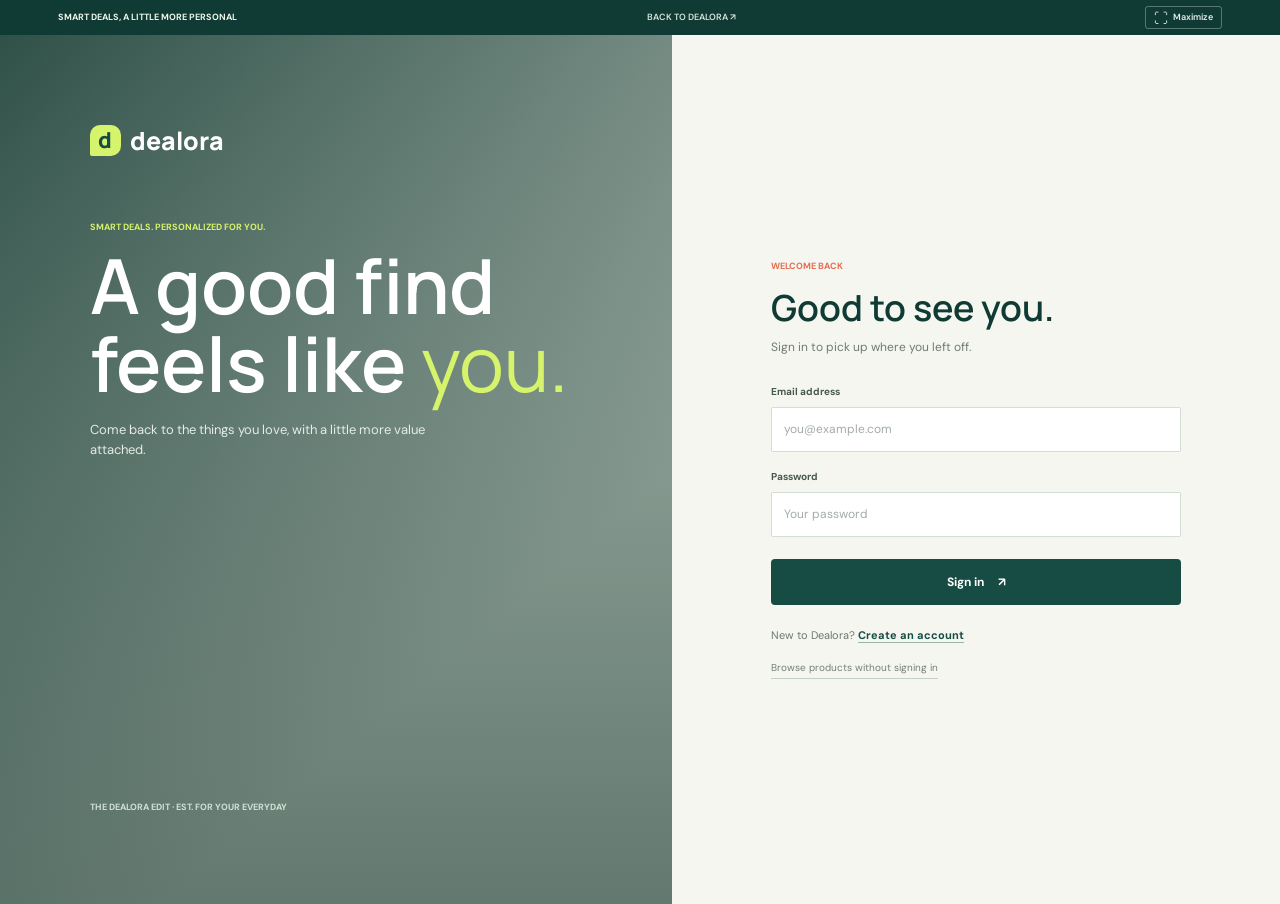
<file: frontend/account.html>
<!doctype html>
<html lang="en">
<head>
	<meta charset="utf-8">
	<meta name="viewport" content="width=device-width, initial-scale=1">
	<meta name="theme-color" content="#164c43">
	<title>Your Account | Dealora</title>
	<link rel="preconnect" href="https://fonts.googleapis.com">
	<link rel="preconnect" href="https://fonts.gstatic.com" crossorigin>
	<link href="https://fonts.googleapis.com/css2?family=DM+Sans:wght@400;500;600;700&family=Manrope:wght@400;500;600;700;800&display=swap" rel="stylesheet">
	<link rel="stylesheet" href="css/style.css">
	<script type="module" src="js/auth.js"></script>
	<script type="module" src="js/account.js"></script>
</head>
<body>
	<div class="announcement"><span>SMART DEALS, A LITTLE MORE PERSONAL</span><span>A little home for all your Dealora things</span></div>
	<header class="site-header"><a class="brand" href="index.html" aria-label="Dealora home"><span class="brand__mark">d</span><span>dealora</span></a><button class="menu-toggle" id="mobile-menu-toggle" type="button" aria-label="Open menu" aria-expanded="false"><span></span><span></span></button><nav class="site-nav" id="site-nav" aria-label="Main navigation"><a href="index.html">Home</a><a href="products.html">Products</a><a href="index.html#discounts">Discounts</a><a href="index.html#for-you">For You</a><a href="products.html?view=wishlist">Wishlist</a><a class="nav-cart" href="cart.html">Cart <span class="count-badge" data-cart-count hidden>0</span></a></nav><div class="header-actions"><button class="display-toggle" type="button" data-display-toggle aria-label="Maximize page" title="Maximize page"><span aria-hidden="true">⛶</span><span data-display-label>Maximize</span></button><div class="notification-wrap"><button class="notification-button" type="button" data-notification-toggle aria-label="Notifications">Updates <span class="count-badge" data-notification-count hidden>0</span></button><section class="notification-panel" id="notification-panel" aria-label="Notifications"></section></div><div class="header-auth" data-login-links><a class="header-account" href="account.html">Account</a><a class="button button--small button--dark" href="login.html">Sign in</a></div><div class="header-auth" data-user-links hidden><a class="header-account" href="account.html"><span data-user-name>Account</span></a><a class="header-admin" data-admin-link href="admin.html" hidden>Admin</a><button class="text-button" type="button" data-logout>Log out</button></div></div></header>
	<main class="account-main"><section class="account-welcome"><div><p class="eyebrow eyebrow--light">Your Dealora</p><h1>A little space<br>that's <em>all yours.</em></h1><p>Keep your details close and your good finds closer.</p></div><div class="account-mark" aria-hidden="true">d<span>YOUR EDIT</span></div></section>
		<div class="account-columns"><section class="account-card profile-card"><div class="card-heading"><div><p class="eyebrow">The details</p><h2>Your profile</h2></div><span class="card-heading__icon">01</span></div><div id="account-message" class="form-message" aria-live="polite"></div><form id="profile-form" class="profile-form"><label for="profile-name">Name</label><input id="profile-name" name="name" type="text" required maxlength="120"><label for="profile-email">Email address</label><input id="profile-email" name="email" type="email" readonly><div class="form-row"><div><label for="profile-age">Age</label><input id="profile-age" name="age" type="number" min="13" max="120" placeholder="Optional"></div><div><label for="profile-location">Location</label><input id="profile-location" name="location" type="text" maxlength="120" placeholder="City or region"></div></div><label for="profile-preferences">Things you like <span class="label-hint">Separate with commas</span></label><input id="profile-preferences" name="preferences" type="text" placeholder="Home, Beauty, Sports"><button class="button button--dark" type="submit">Save my details <span aria-hidden="true">↗</span></button></form></section>
			<section class="account-card preferences-note"><p class="eyebrow">A note about your edit</p><h2>Better picks,<br>by being <em>you.</em></h2><p>Your preferences and activity help shape recommendations and offers. Update the categories you enjoy most and your edit follows along.</p><a class="text-link" href="index.html#for-you">See your recommendations <span aria-hidden="true">↗</span></a></section></div>
		<section id="account-insight" class="account-card" aria-live="polite"><div class="card-heading"><div><p class="eyebrow">Your shopper profile</p><h2>Dealora insight</h2></div><span class="card-heading__icon">02</span></div><div class="loading-state">Loading your shopping profile...</div></section>
		<section class="account-section" id="orders"><div class="section-heading section-heading--small"><div><p class="eyebrow">Your good finds</p><h2>Order <em>history.</em></h2></div><span class="section-note">All the way back to your first</span></div><div class="table-scroll"><table class="data-table"><thead><tr><th>Order</th><th>Date</th><th>Total</th><th>You saved</th><th>Final</th><th>Status</th></tr></thead><tbody id="orders-body"><tr><td colspan="6" class="table-loading">Finding your orders...</td></tr></tbody></table></div></section>
		<section class="account-section"><div class="section-heading section-heading--small"><div><p class="eyebrow">Little updates</p><h2>Your <em>notifications.</em></h2></div><button class="text-button" type="button" data-account-read-all>Mark all read</button></div><div id="account-notifications" class="account-notifications"><div class="loading-state">Loading your updates...</div></div></section>
	</main>
	<footer class="site-footer"><a class="brand brand--footer" href="index.html"><span class="brand__mark">d</span><span>dealora</span></a><p>Thoughtful finds. Better prices. A little more you.</p><div class="footer-links"><a href="products.html">Shop</a><a href="cart.html">Your cart</a></div><small>© 2026 Dealora. Good things, thoughtfully found.</small></footer>
	<div id="toast-region" class="toast-region" aria-live="polite"></div>
</body>
</html>
</file>
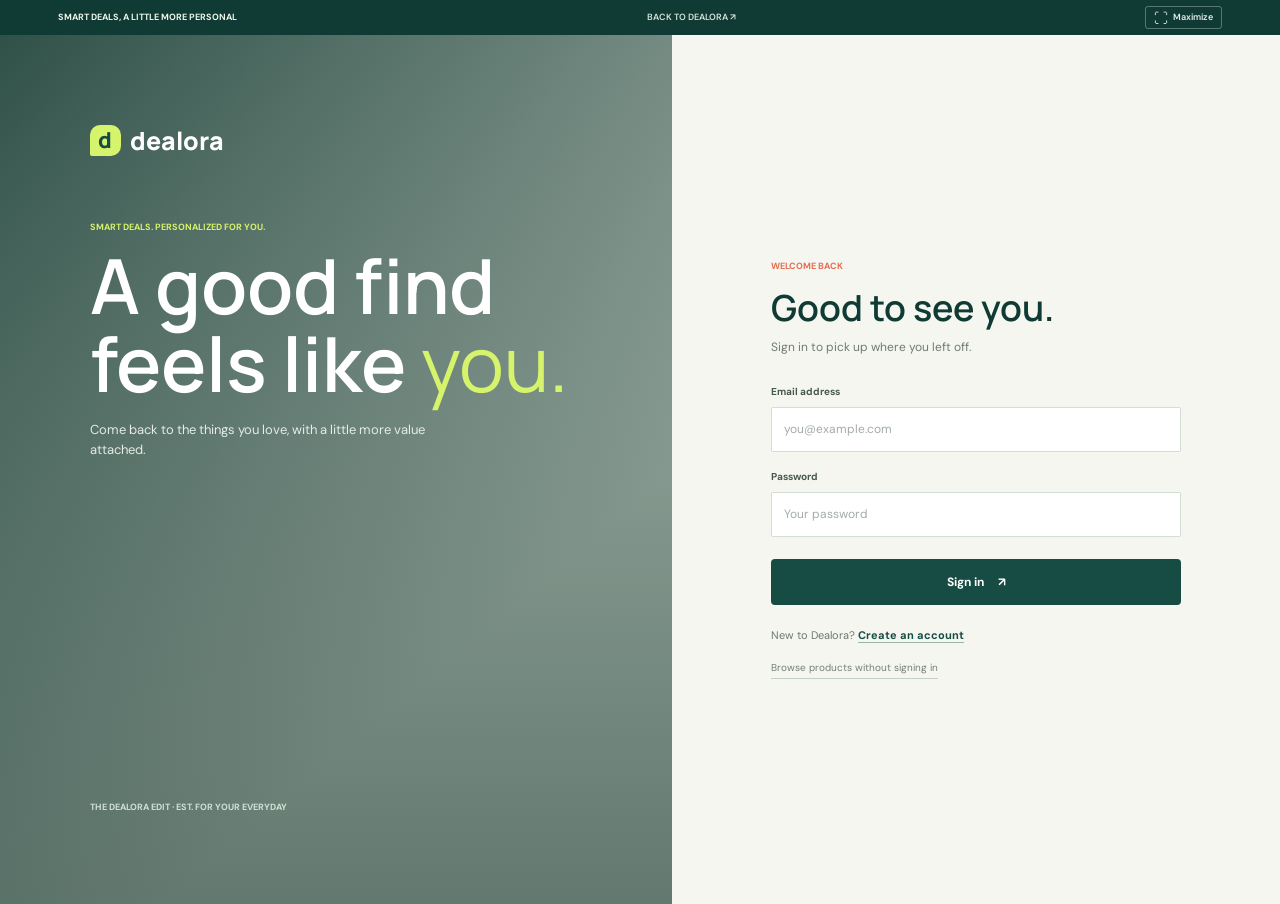
<file: frontend/admin.html>
<!doctype html>
<html lang="en">
<head>
	<meta charset="utf-8">
	<meta name="viewport" content="width=device-width, initial-scale=1">
	<meta name="theme-color" content="#164c43">
	<title>Studio | Dealora Admin</title>
	<link rel="preconnect" href="https://fonts.googleapis.com">
	<link rel="preconnect" href="https://fonts.gstatic.com" crossorigin>
	<link href="https://fonts.googleapis.com/css2?family=DM+Sans:wght@400;500;600;700&family=Manrope:wght@400;500;600;700;800&display=swap" rel="stylesheet">
	<link rel="stylesheet" href="css/style.css">
	<script type="module" src="js/auth.js"></script>
	<script type="module" src="js/admin.js"></script>
</head>
<body>
	<div class="announcement"><span>DEALORA STUDIO</span><span>Good things, thoughtfully managed</span></div>
	<header class="site-header"><a class="brand" href="index.html" aria-label="Dealora home"><span class="brand__mark">d</span><span>dealora</span></a><button class="menu-toggle" id="mobile-menu-toggle" type="button" aria-label="Open menu" aria-expanded="false"><span></span><span></span></button><nav class="site-nav" id="site-nav" aria-label="Main navigation"><a href="index.html">Home</a><a href="products.html">Products</a><a href="index.html#discounts">Discounts</a><a href="index.html#for-you">For You</a><a href="products.html?view=wishlist">Wishlist</a><a class="nav-cart" href="cart.html">Cart <span class="count-badge" data-cart-count hidden>0</span></a></nav><div class="header-actions"><button class="display-toggle" type="button" data-display-toggle aria-label="Maximize page" title="Maximize page"><span aria-hidden="true">⛶</span><span data-display-label>Maximize</span></button><div class="notification-wrap"><button class="notification-button" type="button" data-notification-toggle aria-label="Notifications">Updates <span class="count-badge" data-notification-count hidden>0</span></button><section class="notification-panel" id="notification-panel" aria-label="Notifications"></section></div><div class="header-auth" data-login-links><a class="header-account" href="account.html">Account</a><a class="button button--small button--dark" href="login.html">Sign in</a></div><div class="header-auth" data-user-links hidden><a class="header-account" href="account.html"><span data-user-name>Account</span></a><a class="header-admin" data-admin-link href="admin.html" hidden>Admin</a><button class="text-button" type="button" data-logout>Log out</button></div></div></header>
	<main class="admin-main" id="admin-content" hidden>
		<section class="admin-welcome"><div><p class="eyebrow eyebrow--light">Dealora Studio / Overview</p><h1>Good morning,<br><em>good work.</em></h1><p>Your storefront, offers, and community in one place.</p></div><div class="admin-welcome__date" id="admin-date"></div></section>
		<div id="admin-message" class="form-message" aria-live="polite"></div>
		<section class="stats-grid" id="admin-stats"><div class="loading-state">Gathering your overview...</div></section>
		<section class="admin-section"><div class="section-heading section-heading--small"><div><p class="eyebrow">The assortment</p><h2>Products <em>management.</em></h2></div><button class="button button--dark" type="button" data-open-product-form>Add a product <span aria-hidden="true">+</span></button></div><form class="admin-form" id="product-admin-form" hidden><div class="admin-form__heading"><h3 id="product-form-title">Add product</h3><button class="icon-button" type="button" data-close-form aria-label="Close product form">×</button></div><input type="hidden" name="id"><div class="form-grid"><label>Product name<input name="name" required maxlength="180"></label><label>Brand<input name="brand" maxlength="120"></label><label>Category<select name="category_id" id="product-category" required></select></label><label>Price<input name="price" type="number" step="0.01" min="0" required></label><label>Stock<input name="stock" type="number" step="1" min="0" required></label><label>Image URL<input name="image_url" type="url"></label><label class="form-grid__wide">Description<textarea name="description" rows="3"></textarea></label></div><div class="admin-form__actions"><button class="button button--dark" type="submit">Save product</button><button class="button button--outline" type="button" data-cancel-form>Cancel</button></div></form><div class="table-scroll"><table class="data-table"><thead><tr><th>Product</th><th>Category</th><th>Price</th><th>Stock</th><th>Brand</th><th>Actions</th></tr></thead><tbody id="admin-products-body"><tr><td colspan="6" class="table-loading">Loading products...</td></tr></tbody></table></div></section>
		<section class="admin-section"><div class="section-heading section-heading--small"><div><p class="eyebrow">The offers</p><h2>Discounts <em>management.</em></h2></div><button class="button button--dark" type="button" data-open-discount-form>Add a discount <span aria-hidden="true">+</span></button></div><form class="admin-form" id="discount-admin-form" hidden><div class="admin-form__heading"><h3 id="discount-form-title">Add discount</h3><button class="icon-button" type="button" data-close-form aria-label="Close discount form">×</button></div><input type="hidden" name="id"><div class="form-grid"><label>Title<input name="title" required maxlength="180"></label><label>Coupon code<input name="coupon_code" maxlength="80"></label><label>Type<select name="discount_type" required><option value="percentage">Percentage</option><option value="fixed">Fixed amount</option></select></label><label>Value<input name="discount_value" type="number" step="0.01" min="0.01" required></label><label>Minimum purchase<input name="minimum_purchase" type="number" step="0.01" min="0" value="0"></label><label>Start date<input name="start_date" type="datetime-local" required></label><label>Expiry date<input name="expiry_date" type="datetime-local" required></label><label>Category<select name="category_id" id="discount-category"><option value="">Any category</option></select></label><label>Product<select name="product_id" id="discount-product"><option value="">Any product</option></select></label><label>Status<select name="is_active"><option value="true">Active</option><option value="false">Inactive</option></select></label><label class="form-grid__wide">Description<textarea name="description" rows="2"></textarea></label></div><div class="admin-form__actions"><button class="button button--dark" type="submit">Save discount</button><button class="button button--outline" type="button" data-cancel-form>Cancel</button></div></form><div class="table-scroll"><table class="data-table"><thead><tr><th>Offer</th><th>Code</th><th>Value</th><th>Minimum</th><th>Expires</th><th>Status</th><th>Actions</th></tr></thead><tbody id="admin-discounts-body"><tr><td colspan="7" class="table-loading">Loading offers...</td></tr></tbody></table></div></section>
		<section class="admin-section"><div class="section-heading section-heading--small"><div><p class="eyebrow">The community</p><h2>People <em>and orders.</em></h2></div></div><div class="admin-split"><div><h3 class="subsection-title">Customers</h3><div class="table-scroll"><table class="data-table"><thead><tr><th>Name</th><th>Email</th><th>Role</th><th>Joined</th></tr></thead><tbody id="admin-users-body"><tr><td colspan="4" class="table-loading">Loading customers...</td></tr></tbody></table></div></div><div><h3 class="subsection-title">Recent orders</h3><div class="table-scroll"><table class="data-table"><thead><tr><th>Order</th><th>Customer</th><th>Final</th><th>Saved</th><th>Status</th></tr></thead><tbody id="admin-orders-body"><tr><td colspan="5" class="table-loading">Loading orders...</td></tr></tbody></table></div></div></div></section>
		<section class="admin-section"><div class="section-heading section-heading--small"><div><p class="eyebrow">The good savings</p><h2>Offer <em>redemptions.</em></h2></div></div><div class="table-scroll"><table class="data-table"><thead><tr><th>Customer</th><th>Discount</th><th>Order</th><th>Redeemed</th></tr></thead><tbody id="admin-redemptions-body"><tr><td colspan="4" class="table-loading">Loading redemption history...</td></tr></tbody></table></div></section>
	</main>
	<main class="access-denied" id="admin-denied" hidden><span class="access-denied__mark">d</span><p class="eyebrow">Studio access</p><h1>This space is<br><em>for admins.</em></h1><p id="admin-denied-copy">Sign in with an administrator account to continue.</p><a class="button button--dark" href="login.html?next=%2Fadmin.html">Sign in as admin <span aria-hidden="true">↗</span></a><a class="back-link" href="index.html">Return to Dealora</a></main>
	<footer class="site-footer"><a class="brand brand--footer" href="index.html"><span class="brand__mark">d</span><span>dealora</span></a><p>Thoughtful finds. Better prices. A little more you.</p><div class="footer-links"><a href="index.html">Storefront</a><a href="products.html">Shop</a></div><small>© 2026 Dealora. Good things, thoughtfully found.</small></footer>
	<div id="toast-region" class="toast-region" aria-live="polite"></div>
</body>
</html>
</file>
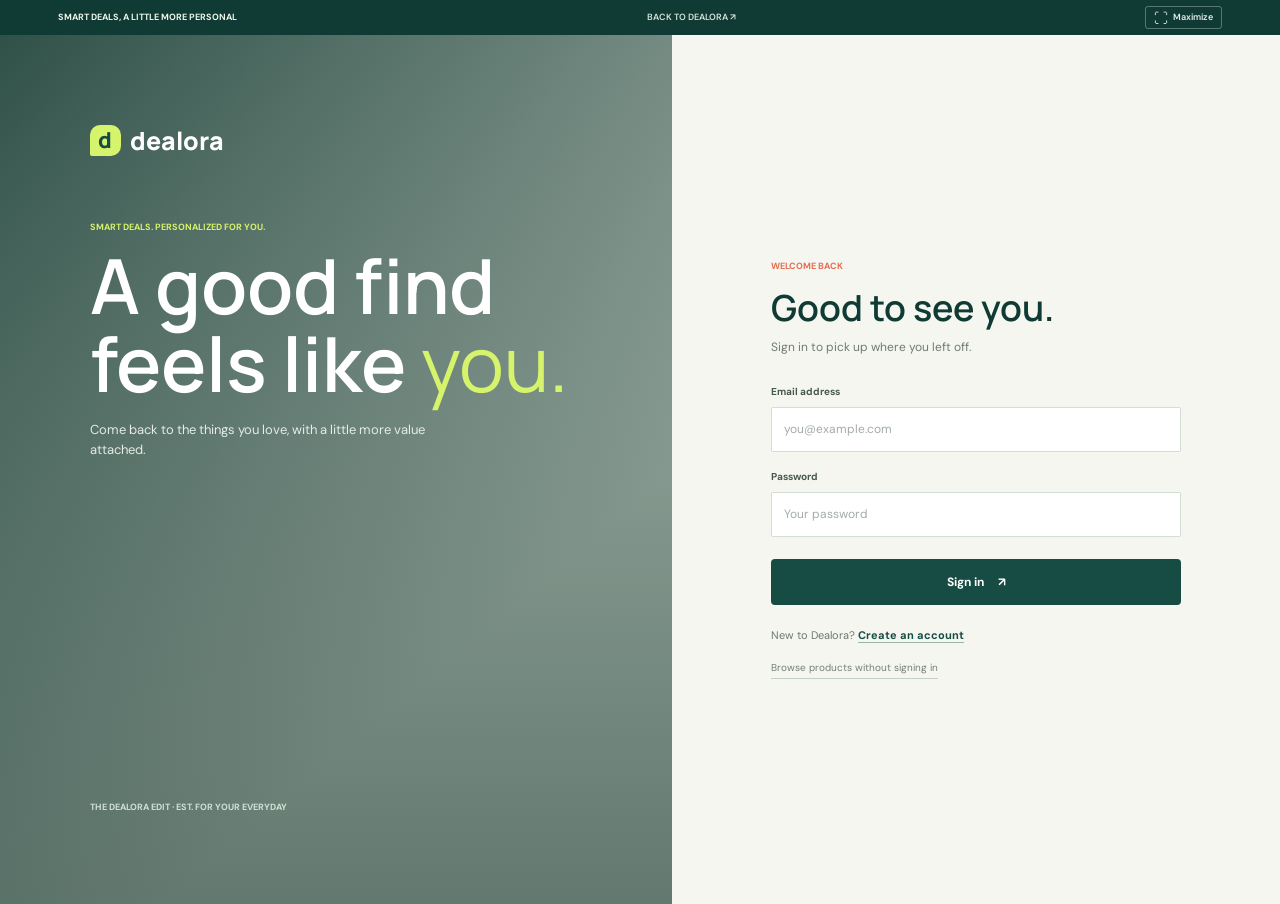
<file: frontend/cart.html>
<!doctype html>
<html lang="en">
<head>
	<meta charset="utf-8">
	<meta name="viewport" content="width=device-width, initial-scale=1">
	<meta name="theme-color" content="#164c43">
	<title>Your Cart | Dealora</title>
	<link rel="preconnect" href="https://fonts.googleapis.com">
	<link rel="preconnect" href="https://fonts.gstatic.com" crossorigin>
	<link href="https://fonts.googleapis.com/css2?family=DM+Sans:wght@400;500;600;700&family=Manrope:wght@400;500;600;700;800&display=swap" rel="stylesheet">
	<link rel="stylesheet" href="css/style.css">
	<script type="module" src="js/auth.js"></script>
	<script type="module" src="js/cart.js"></script>
</head>
<body>
	<div class="announcement"><span>SMART DEALS, A LITTLE MORE PERSONAL</span><span>One last look before the good stuff is yours</span></div>
	<header class="site-header"><a class="brand" href="index.html" aria-label="Dealora home"><span class="brand__mark">d</span><span>dealora</span></a><button class="menu-toggle" id="mobile-menu-toggle" type="button" aria-label="Open menu" aria-expanded="false"><span></span><span></span></button><nav class="site-nav" id="site-nav" aria-label="Main navigation"><a href="index.html">Home</a><a href="products.html">Products</a><a href="index.html#discounts">Discounts</a><a href="index.html#for-you">For You</a><a href="products.html?view=wishlist">Wishlist</a><a class="nav-cart is-current" href="cart.html">Cart <span class="count-badge" data-cart-count hidden>0</span></a></nav><div class="header-actions"><button class="display-toggle" type="button" data-display-toggle aria-label="Maximize page" title="Maximize page"><span aria-hidden="true">⛶</span><span data-display-label>Maximize</span></button><div class="notification-wrap"><button class="notification-button" type="button" data-notification-toggle aria-label="Notifications">Updates <span class="count-badge" data-notification-count hidden>0</span></button><section class="notification-panel" id="notification-panel" aria-label="Notifications"></section></div><div class="header-auth" data-login-links><a class="header-account" href="account.html">Account</a><a class="button button--small button--dark" href="login.html">Sign in</a></div><div class="header-auth" data-user-links hidden><a class="header-account" href="account.html"><span data-user-name>Account</span></a><a class="header-admin" data-admin-link href="admin.html" hidden>Admin</a><button class="text-button" type="button" data-logout>Log out</button></div></div></header>
	<main class="cart-main"><section class="page-intro page-intro--compact"><div><p class="eyebrow">The almost-yours list</p><h1>Your <em>cart.</em></h1><p>Good choices. Let's make them official.</p></div><a class="text-link" href="products.html">Keep browsing <span aria-hidden="true">↗</span></a></section><div class="cart-layout"><section class="cart-items-panel"><div class="cart-section-head"><h2>In your bag <span id="cart-line-count">0</span></h2><a href="products.html">Add another find +</a></div><div id="cart-message" class="form-message" aria-live="polite"></div><div id="cart-items" class="cart-items"><div class="loading-state">Pulling your cart together...</div></div></section><aside class="checkout-panel" id="checkout-panel"><div id="cart-summary"><div class="loading-state">Calculating your total...</div></div></aside></div><section class="confirmation-panel" id="order-confirmation" hidden></section></main>
	<footer class="site-footer"><a class="brand brand--footer" href="index.html"><span class="brand__mark">d</span><span>dealora</span></a><p>Thoughtful finds. Better prices. A little more you.</p><div class="footer-links"><a href="products.html">Shop</a><a href="account.html#orders">Your orders</a></div><small>© 2026 Dealora. Good things, thoughtfully found.</small></footer>
	<div id="toast-region" class="toast-region" aria-live="polite"></div>
</body>
</html>
</file>
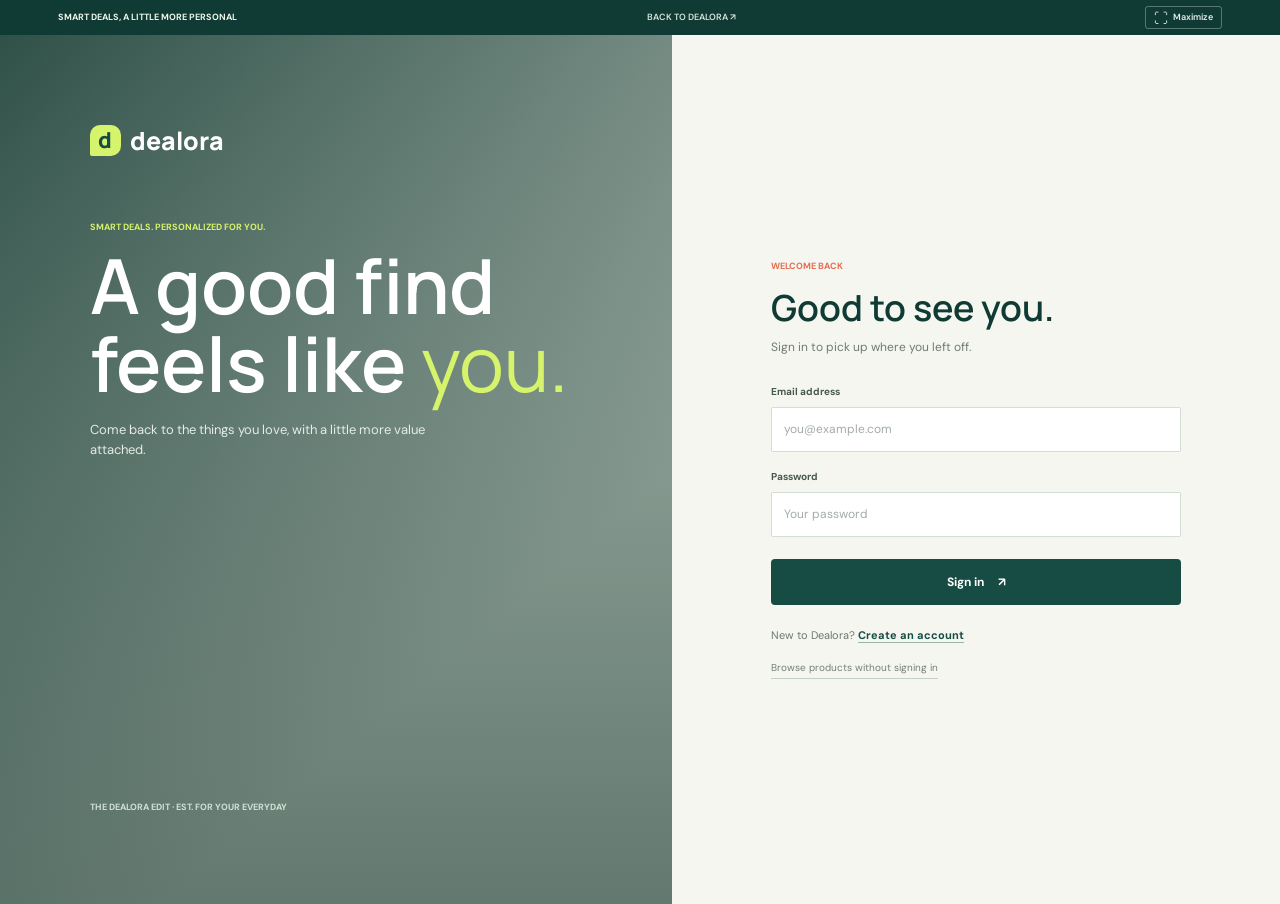
<file: frontend/login.html>
<!doctype html>
<html lang="en">
<head>
	<meta charset="utf-8">
	<meta name="viewport" content="width=device-width, initial-scale=1">
	<meta name="theme-color" content="#164c43">
	<title>Sign in | Dealora</title>
	<link rel="preconnect" href="https://fonts.googleapis.com">
	<link rel="preconnect" href="https://fonts.gstatic.com" crossorigin>
	<link href="https://fonts.googleapis.com/css2?family=DM+Sans:wght@400;500;600;700&family=Manrope:wght@400;500;600;700;800&display=swap" rel="stylesheet">
	<link rel="stylesheet" href="css/style.css">
	<script type="module" src="js/auth.js"></script>
</head>
<body class="auth-page">
	<div class="announcement"><span>SMART DEALS, A LITTLE MORE PERSONAL</span><a href="index.html">Back to Dealora ↗</a><button class="display-toggle display-toggle--auth" type="button" data-display-toggle aria-label="Maximize page" title="Maximize page"><span aria-hidden="true">⛶</span><span data-display-label>Maximize</span></button></div>
	<main class="auth-layout">
		<section class="auth-image auth-image--login"><div class="auth-image__content"><a class="brand brand--inverse" href="index.html"><span class="brand__mark">d</span><span>dealora</span></a><p class="eyebrow eyebrow--light">Smart Deals. Personalized for You.</p><h1>A good find<br>feels like <em>you.</em></h1><p>Come back to the things you love, with a little more value attached.</p></div><span class="auth-image__caption">THE DEALORA EDIT · EST. FOR YOUR EVERYDAY</span></section>
		<section class="auth-panel"><div class="auth-panel__inner"><p class="eyebrow">Welcome back</p><h2>Good to see you.</h2><p class="auth-panel__copy">Sign in to pick up where you left off.</p><form id="login-form" class="stack-form"><label for="login-email">Email address</label><input id="login-email" name="email" type="email" autocomplete="email" required placeholder="you@example.com"><label for="login-password">Password</label><input id="login-password" name="password" type="password" autocomplete="current-password" required placeholder="Your password"><div id="form-message" class="form-message" aria-live="polite"></div><button class="button button--dark button--wide" type="submit">Sign in <span aria-hidden="true">↗</span></button></form><p class="auth-switch">New to Dealora? <a href="register.html">Create an account</a></p><a class="back-link" href="products.html">Browse products without signing in</a></div></section>
	</main>
	<div id="toast-region" class="toast-region" aria-live="polite"></div>
</body>
</html>
</file>
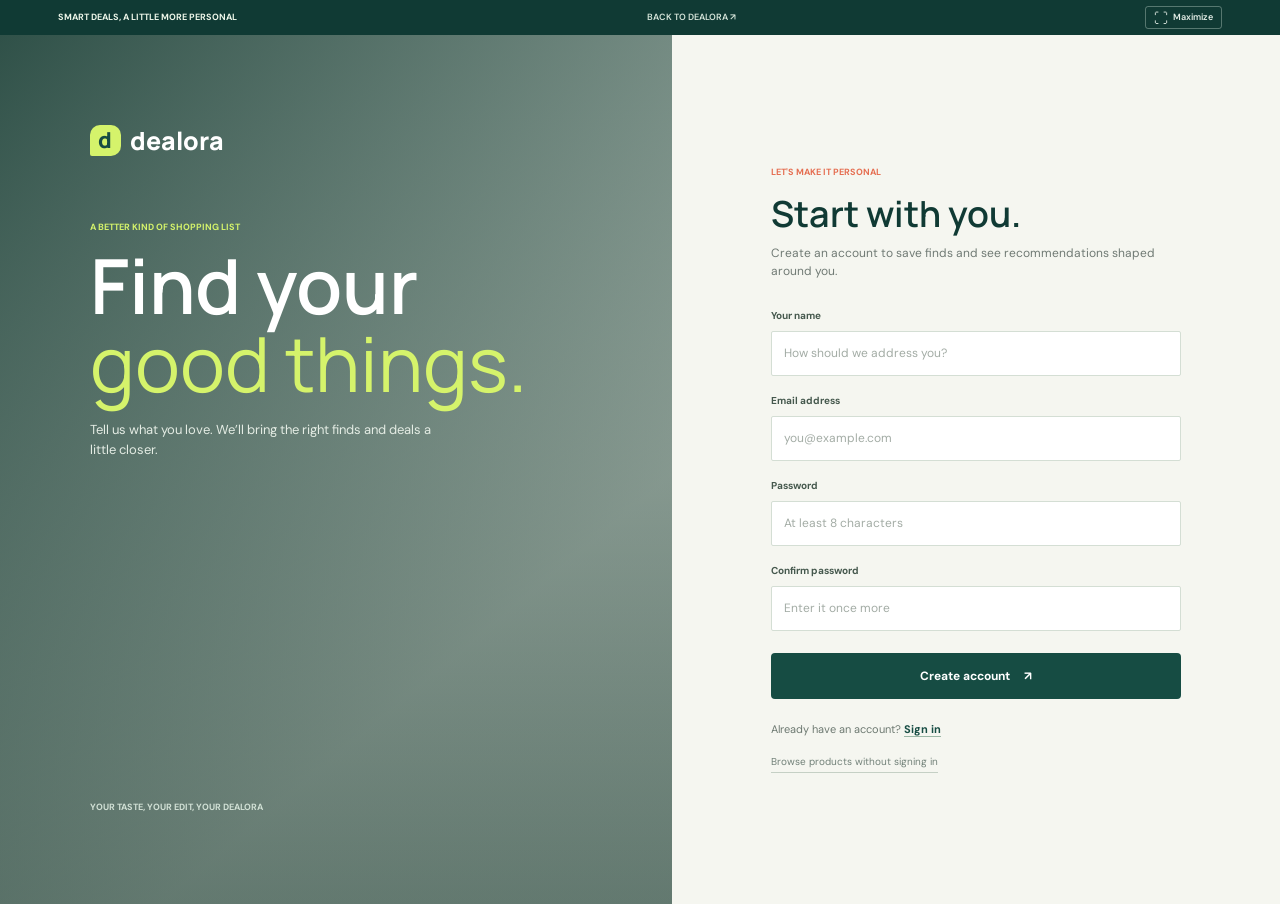
<file: frontend/register.html>
<!doctype html>
<html lang="en">
<head>
	<meta charset="utf-8">
	<meta name="viewport" content="width=device-width, initial-scale=1">
	<meta name="theme-color" content="#164c43">
	<title>Create account | Dealora</title>
	<link rel="preconnect" href="https://fonts.googleapis.com">
	<link rel="preconnect" href="https://fonts.gstatic.com" crossorigin>
	<link href="https://fonts.googleapis.com/css2?family=DM+Sans:wght@400;500;600;700&family=Manrope:wght@400;500;600;700;800&display=swap" rel="stylesheet">
	<link rel="stylesheet" href="css/style.css">
	<script type="module" src="js/auth.js"></script>
</head>
<body class="auth-page">
	<div class="announcement"><span>SMART DEALS, A LITTLE MORE PERSONAL</span><a href="index.html">Back to Dealora ↗</a><button class="display-toggle display-toggle--auth" type="button" data-display-toggle aria-label="Maximize page" title="Maximize page"><span aria-hidden="true">⛶</span><span data-display-label>Maximize</span></button></div>
	<main class="auth-layout">
		<section class="auth-image auth-image--register"><div class="auth-image__content"><a class="brand brand--inverse" href="index.html"><span class="brand__mark">d</span><span>dealora</span></a><p class="eyebrow eyebrow--light">A better kind of shopping list</p><h1>Find your<br><em>good things.</em></h1><p>Tell us what you love. We’ll bring the right finds and deals a little closer.</p></div><span class="auth-image__caption">YOUR TASTE, YOUR EDIT, YOUR DEALORA</span></section>
		<section class="auth-panel"><div class="auth-panel__inner"><p class="eyebrow">Let's make it personal</p><h2>Start with you.</h2><p class="auth-panel__copy">Create an account to save finds and see recommendations shaped around you.</p><form id="register-form" class="stack-form"><label for="register-name">Your name</label><input id="register-name" name="name" type="text" autocomplete="name" minlength="2" maxlength="120" required placeholder="How should we address you?"><label for="register-email">Email address</label><input id="register-email" name="email" type="email" autocomplete="email" maxlength="255" required placeholder="you@example.com"><label for="register-password">Password</label><input id="register-password" name="password" type="password" autocomplete="new-password" minlength="8" required placeholder="At least 8 characters"><label for="register-confirm-password">Confirm password</label><input id="register-confirm-password" name="confirm_password" type="password" autocomplete="new-password" minlength="8" required placeholder="Enter it once more"><div id="form-message" class="form-message" aria-live="polite"></div><button class="button button--dark button--wide" type="submit">Create account <span aria-hidden="true">↗</span></button></form><p class="auth-switch">Already have an account? <a href="login.html">Sign in</a></p><a class="back-link" href="products.html">Browse products without signing in</a></div></section>
	</main>
	<div id="toast-region" class="toast-region" aria-live="polite"></div>
</body>
</html>
</file>
<file: frontend/css/style.css>
:root {
	color-scheme: light;
	--forest: #164c43;
	--forest-deep: #103a34;
	--mint: #d7e7cf;
	--lime: #d5f36b;
	--coral: #e56e51;
	--ink: #202b26;
	--muted: #707a74;
	--line: #dfe5df;
	--paper: #f6f7f1;
	--white: #fff;
	--shadow: 0 18px 46px rgba(23, 56, 47, .11);
	--sans: "DM Sans", sans-serif;
	--display: "Manrope", sans-serif;
	font-family: var(--sans);
	color: var(--ink);
	background: var(--paper);
	font-synthesis: none;
	text-rendering: optimizeLegibility;
}

* { box-sizing: border-box; }
html { scroll-behavior: smooth; scroll-padding-top: 98px; }
body { margin: 0; min-width: 320px; background: var(--paper); font-family: var(--sans); font-size: 15px; line-height: 1.5; }
button, input, select, textarea { font: inherit; }
button, a { -webkit-tap-highlight-color: transparent; }
button { color: inherit; }
a { color: inherit; text-decoration: none; }
img { display: block; max-width: 100%; }
[hidden] { display: none !important; }
.sr-only { position: absolute; width: 1px; height: 1px; padding: 0; margin: -1px; overflow: hidden; clip: rect(0, 0, 0, 0); white-space: nowrap; border: 0; }

.announcement { min-height: 31px; padding: 6px max(4.5vw, 18px); display: flex; align-items: center; justify-content: space-between; gap: 20px; color: #edf6e9; background: var(--forest-deep); font-size: 9px; font-weight: 700; letter-spacing: 0; text-transform: uppercase; }
.announcement > :last-child { color: #b8cbbd; font-weight: 500; }
.site-header { position: sticky; top: 0; z-index: 40; min-height: 78px; display: flex; align-items: center; gap: clamp(20px, 3vw, 52px); padding: 0 max(4.5vw, 18px); background: rgba(250, 251, 247, .97); border-bottom: 1px solid rgba(22, 76, 67, .09); backdrop-filter: blur(16px); }
.brand { flex: 0 0 auto; display: inline-flex; align-items: center; gap: 9px; font: 800 25px/1 var(--display); letter-spacing: 0; color: var(--forest); }
.brand__mark { width: 31px; height: 31px; display: grid; place-items: center; background: var(--lime); color: var(--forest); border-radius: 10px 10px 10px 2px; font: 800 22px/1 var(--display); }
.site-nav { display: flex; align-items: center; justify-content: center; gap: clamp(15px, 2.1vw, 32px); flex: 1; height: 78px; }
.site-nav > a, .header-account, .notification-button { display: inline-flex; align-items: center; gap: 7px; border: 0; background: transparent; color: #525f59; font-size: 12px; font-weight: 600; transition: color .18s ease; cursor: pointer; }
.site-nav > a { position: relative; height: 100%; }
.site-nav > a::after { content: ""; position: absolute; left: 0; right: 100%; bottom: 21px; height: 2px; background: var(--coral); transition: right .2s ease; }
.site-nav > a:hover, .site-nav > a.is-current, .header-account:hover, .notification-button:hover { color: var(--forest); }
.site-nav > a:hover::after, .site-nav > a.is-current::after { right: 0; }
.header-actions, .header-auth { display: flex; align-items: center; justify-content: flex-end; gap: 14px; }
.header-actions { flex: 0 0 auto; }
.header-auth { gap: 12px; }
.header-account { white-space: nowrap; }
.header-admin { font-size: 11px; color: var(--coral); font-weight: 700; }
.text-button { padding: 3px 0; color: var(--forest); background: transparent; border: 0; font-size: 12px; font-weight: 700; cursor: pointer; }
.text-button:hover { color: var(--coral); }
.text-button:disabled { opacity: .45; cursor: not-allowed; }
.display-toggle { min-height: 34px; padding: 0 8px; display: inline-flex; align-items: center; justify-content: center; gap: 5px; color: var(--forest); background: transparent; border: 1px solid #d6e1d7; border-radius: 3px; font-size: 9px; font-weight: 700; white-space: nowrap; cursor: pointer; transition: background .16s ease, border-color .16s ease; }
.display-toggle:hover { background: #edf3e9; border-color: #a9beac; }
.display-toggle > span:first-child { font-size: 14px; line-height: 1; }
.display-toggle--auth { min-height: 23px; color: #e4eee7; border-color: rgba(219, 235, 223, .35); }
.display-toggle--auth:hover { color: var(--forest-deep); background: var(--lime); border-color: var(--lime); }
.announcement > .display-toggle--auth { color: #e4eee7; font-weight: 600; }
.count-badge { min-width: 18px; height: 18px; padding: 0 4px; display: inline-grid; place-items: center; border-radius: 50px; background: var(--coral); color: white; font-size: 9px; line-height: 1; font-weight: 700; }
.notification-wrap { position: relative; }
.notification-button { position: relative; white-space: nowrap; }
.notification-panel { position: absolute; top: calc(100% + 20px); right: -42px; z-index: 50; width: min(380px, calc(100vw - 24px)); max-height: 65vh; overflow: auto; padding: 15px; background: white; border: 1px solid var(--line); box-shadow: var(--shadow); opacity: 0; visibility: hidden; transform: translateY(-5px); transition: .18s ease; }
.notification-panel.is-open { opacity: 1; visibility: visible; transform: translateY(0); }
.notification-panel__head { display: flex; justify-content: space-between; align-items: center; padding: 1px 1px 12px; border-bottom: 1px solid var(--line); font-size: 13px; }
.notification-item { display: flex; align-items: flex-start; justify-content: space-between; gap: 12px; padding: 12px 3px; border-bottom: 1px solid #edf0eb; }
.notification-item strong { font-size: 12px; }
.notification-item p { margin: 3px 0; color: #59645e; font-size: 11px; }
.notification-item time { color: #929a94; font-size: 10px; }
.notification-item.is-read { opacity: .62; }
.notification-panel__link { display: block; padding: 11px 2px 0; color: var(--forest); font-size: 11px; font-weight: 700; }
.menu-toggle { display: none; }

.button { min-height: 46px; padding: 0 19px; display: inline-flex; align-items: center; justify-content: center; gap: 14px; border: 1px solid transparent; border-radius: 4px; font-size: 12px; font-weight: 700; cursor: pointer; transition: transform .18s ease, background .18s ease, color .18s ease, box-shadow .18s ease; }
.button:hover:not(:disabled) { transform: translateY(-2px); box-shadow: 0 8px 20px rgba(12, 40, 33, .14); }
.button:disabled { opacity: .48; cursor: not-allowed; }
.button--dark { background: var(--forest); color: white; }
.button--dark:hover:not(:disabled) { background: var(--forest-deep); }
.button--lime { background: var(--lime); color: var(--forest-deep); }
.button--lime:hover:not(:disabled) { background: #e3fa83; }
.button--outline { color: var(--forest); border-color: #b8c9bd; background: transparent; }
.button--outline:hover:not(:disabled) { background: #eef4ea; }
.button--small { min-height: 37px; padding: 0 15px; font-size: 11px; }
.button--wide { width: 100%; }
.text-link { display: inline-flex; align-items: center; gap: 12px; color: var(--forest); border-bottom: 1px solid #99b2a3; padding-bottom: 6px; font-size: 12px; font-weight: 700; white-space: nowrap; transition: gap .18s ease; }
.text-link:hover { gap: 17px; }
.text-link span { color: var(--coral); }

.hero { position: relative; min-height: min(670px, 72vw); min-height: clamp(480px, 54vw, 670px); overflow: hidden; display: flex; align-items: center; background: #576657; color: white; }
.hero__image, .hero__shade { position: absolute; inset: 0; width: 100%; height: 100%; }
.hero__image { object-fit: cover; object-position: center 46%; animation: hero-settle 1.1s ease both; }
.hero__shade { background: linear-gradient(90deg, rgba(12, 37, 31, .78) 0%, rgba(18, 44, 36, .62) 39%, rgba(20, 42, 35, .08) 78%), linear-gradient(0deg, rgba(7, 27, 23, .35), transparent 38%); }
.hero__content { position: relative; z-index: 2; width: min(650px, 85%); padding: 40px 0 60px; margin-left: max(10vw, 24px); animation: rise-in .65s .08s both; }
.eyebrow { margin: 0 0 13px; color: var(--coral); font-size: 9px; font-weight: 700; letter-spacing: 0; text-transform: uppercase; }
.eyebrow--light { color: var(--lime); }
.eyebrow-dot { width: 7px; height: 7px; margin-right: 8px; display: inline-block; border-radius: 100%; background: var(--lime); box-shadow: 0 0 0 4px rgba(213, 243, 107, .14); }
h1, h2, h3, p { overflow-wrap: anywhere; }
.hero h1, .auth-image h1, .account-welcome h1, .admin-welcome h1, .closing-banner h2 { margin: 19px 0 16px; font: 600 clamp(52px, 7vw, 88px)/1.02 var(--display); letter-spacing: 0; }
.hero h1 em, .page-intro h1 em, .section-heading h2 em, .deal-feature h2 em, .closing-banner h2 em, .auth-image h1 em, .auth-panel h2 em, .account-welcome h1 em, .account-card h2 em, .admin-welcome h1 em, .access-denied h1 em { color: var(--lime); font-style: normal; font-weight: 400; }
.hero__copy { margin: 0; color: #e7ede6; font-size: 15px; }
.hero__actions { margin-top: 29px; display: flex; align-items: center; gap: 24px; flex-wrap: wrap; }
.hero__text-link { color: white; padding-bottom: 5px; border-bottom: 1px solid rgba(255,255,255,.55); font-size: 11px; font-weight: 600; }
.hero__caption { position: absolute; z-index: 2; right: max(5vw, 20px); bottom: 29px; display: flex; flex-direction: column; gap: 4px; text-align: right; color: rgba(255,255,255,.84); font-size: 9px; }
.hero__caption span:first-child { color: var(--lime); font-weight: 700; }
.hero__scroll { position: absolute; z-index: 2; bottom: 25px; left: max(4.5vw, 18px); width: 37px; height: 37px; display: grid; place-items: center; border: 1px solid rgba(255,255,255,.55); border-radius: 50%; color: white; font-size: 18px; }
.search-band { padding: 30px max(10vw, 24px); display: flex; justify-content: space-between; align-items: center; gap: 30px; background: var(--lime); }
.search-band > div { display: flex; flex-direction: column; gap: 3px; }
.search-band .eyebrow { margin: 0; color: #567151; }
.search-band strong { color: var(--forest-deep); font: 700 19px var(--display); }
.search-form { width: min(600px, 60%); display: flex; gap: 8px; }
.search-form input { min-width: 0; flex: 1; height: 48px; padding: 0 15px; border: 1px solid rgba(22,76,67,.18); border-radius: 3px; outline: none; background: rgba(255,255,255,.83); }
.search-form input:focus, input:focus, select:focus, textarea:focus { border-color: var(--forest); box-shadow: 0 0 0 3px rgba(22,76,67,.1); outline: 0; }

.section { padding: clamp(60px, 8vw, 106px) max(8.5vw, 22px); }
.section--categories { background: var(--paper); }
.section--products { background: #edf1e9; }
.section--personal { background: var(--paper); }
.section-heading { margin-bottom: 35px; display: flex; align-items: flex-end; justify-content: space-between; gap: 25px; }
.section-heading h2 { margin: 0; font: 600 clamp(30px, 4vw, 47px)/1.11 var(--display); color: var(--forest-deep); }
.section-heading h2 em { color: var(--coral); }
.section-heading .eyebrow { margin-bottom: 11px; }
.section-subtitle { max-width: 450px; margin: 10px 0 0; color: var(--muted); font-size: 12px; }
.section-heading > .text-link { margin-bottom: 5px; }
.category-grid { display: grid; grid-template-columns: repeat(5, minmax(0, 1fr)); gap: 13px; }
.category-tile { position: relative; min-height: 285px; overflow: hidden; background: #9ba797; color: white; isolation: isolate; }
.category-tile img, .category-tile__shade { position: absolute; inset: 0; width: 100%; height: 100%; }
.category-tile img { z-index: -2; object-fit: cover; transition: transform .5s cubic-bezier(.2,.7,.2,1); }
.category-tile:hover img { transform: scale(1.06); }
.category-tile__shade { z-index: -1; background: linear-gradient(180deg, rgba(16,31,25,.05), rgba(16,31,25,.76)); }
.category-tile__copy { position: absolute; inset: auto 16px 17px; display: flex; flex-direction: column; gap: 7px; }
.category-tile__copy small { color: var(--lime); font-size: 8px; font-weight: 700; }
.category-tile__copy strong { font: 700 21px var(--display); }
.category-tile__copy > span { display: flex; align-items: center; justify-content: space-between; color: rgba(255,255,255,.8); font-size: 10px; }
.category-tile__copy b { color: var(--lime); font-size: 16px; }
.category-tile--2, .category-tile--4 { transform: translateY(17px); }

.product-grid { display: grid; grid-template-columns: repeat(4, minmax(0, 1fr)); gap: 17px; align-items: stretch; }
.product-card { min-width: 0; display: flex; flex-direction: column; background: white; border: 1px solid rgba(26,64,51,.06); transition: transform .2s ease, box-shadow .2s ease; animation: rise-in .42s both; }
.product-card:hover { transform: translateY(-4px); box-shadow: 0 13px 28px rgba(23,56,47,.1); }
.product-card__image-wrap { position: relative; aspect-ratio: 1 / 1.03; overflow: hidden; background: #e8ebe5; }
.product-card__image { width: 100%; height: 100%; object-fit: cover; transition: transform .45s ease; }
.product-card:hover .product-card__image { transform: scale(1.035); }
.product-card__tag { position: absolute; top: 12px; left: 12px; max-width: calc(100% - 70px); padding: 6px 9px; background: var(--lime); color: var(--forest-deep); font-size: 8px; font-weight: 700; }
.product-card__wish { position: absolute; top: 10px; right: 10px; width: 33px; height: 33px; display: grid; place-items: center; background: white; border: 0; border-radius: 50%; color: var(--forest); font-size: 19px; cursor: pointer; transition: color .16s ease, transform .16s ease; }
.product-card__wish:hover { transform: scale(1.08); color: var(--coral); }
.product-card__wish.is-saved { color: var(--coral); }
.product-card__body { flex: 1; padding: 15px 14px 13px; display: flex; flex-direction: column; }
.product-card__meta { display: flex; align-items: center; justify-content: space-between; gap: 8px; color: #828b84; font-size: 8px; text-transform: uppercase; }
.product-card__meta span:last-child { text-align: right; }
.product-card__brand { margin: 13px 0 3px; color: var(--coral); font-size: 9px; font-weight: 700; text-transform: uppercase; }
.product-card h3 { min-height: 40px; margin: 0; font: 600 14px/1.4 var(--display); color: var(--forest-deep); }
.product-card__title { padding: 0; text-align: left; border: 0; background: none; color: inherit; font: inherit; cursor: pointer; }
.product-card__title:hover { color: var(--coral); }
.product-card__bottom { margin-top: auto; padding-top: 14px; display: flex; align-items: center; justify-content: space-between; gap: 8px; }
.product-card__bottom > strong { white-space: nowrap; font: 700 15px var(--display); }
.product-card__actions { display: flex; gap: 9px; align-items: center; }
.product-action { padding: 6px 0; background: none; border: 0; border-bottom: 1px solid #ced9ce; color: #627068; font-size: 9px; font-weight: 700; cursor: pointer; white-space: nowrap; }
.product-action:hover { color: var(--forest); border-color: var(--coral); }
.product-action--add { color: var(--forest); }
.product-action:disabled { opacity: .45; cursor: not-allowed; }
.loading-state { min-height: 155px; grid-column: 1 / -1; display: grid; place-items: center; color: var(--muted); font-size: 12px; }
.loading-state--light { color: rgba(255,255,255,.75); }
.empty-state { min-height: 230px; padding: 35px; grid-column: 1 / -1; display: flex; flex-direction: column; align-items: flex-start; justify-content: center; gap: 9px; background: white; border: 1px solid var(--line); }
.empty-state h2, .empty-state h3 { margin: 0; color: var(--forest-deep); font: 600 22px var(--display); }
.empty-state p { max-width: 430px; margin: 0 0 8px; color: var(--muted); font-size: 12px; }
.empty-state__symbol { color: var(--coral); font-size: 22px; }
.empty-state--error { border-left: 3px solid var(--coral); }
.empty-copy { color: var(--muted); font-size: 12px; }
.inline-error { color: #a3412c; font-size: 12px; }
.inline-error--light { color: #f0c8bd; }
.personal-empty { min-height: 185px; padding: 25px 30px; grid-column: 1 / -1; display: flex; align-items: center; gap: 20px; border: 1px solid #cad8c8; background: #edf3e9; }
.personal-empty > span { width: 46px; height: 46px; flex: 0 0 auto; display: grid; place-items: center; border-radius: 50%; background: var(--lime); color: var(--forest); font-size: 23px; }
.personal-empty h3 { margin: 0; color: var(--forest-deep); font: 700 16px var(--display); }
.personal-empty p { margin: 5px 0 0; color: var(--muted); font-size: 11px; }
.personal-empty .button { margin-left: auto; flex: 0 0 auto; }

.deal-feature { padding: clamp(55px, 7vw, 92px) max(8.5vw, 22px); display: grid; grid-template-columns: .9fr 1.1fr; gap: clamp(35px, 7vw, 90px); color: white; background: var(--forest); }
.deal-feature__intro { align-self: center; max-width: 420px; }
.deal-feature h2 { margin: 0 0 17px; font: 600 clamp(33px, 4vw, 48px)/1.1 var(--display); }
.deal-feature h2 em { color: var(--lime); font-style: normal; font-weight: 400; }
.deal-feature__intro > p:not(.eyebrow) { max-width: 350px; margin: 0 0 25px; color: #cfdbd3; font-size: 12px; }
.discount-grid { display: grid; grid-template-columns: repeat(2, minmax(0, 1fr)); gap: 12px; align-content: center; }
.discount-card { min-height: 210px; padding: 18px; display: flex; flex-direction: column; color: var(--ink); background: #f1f4e9; }
.discount-card--1 { background: var(--lime); }
.discount-card--3 { grid-column: 1 / -1; min-height: 183px; }
.discount-card__top { display: flex; align-items: center; justify-content: space-between; color: var(--forest); font-size: 9px; font-weight: 800; }
.discount-card__spark { color: var(--coral); font-size: 19px; }
.discount-card h3 { margin: 11px 0 4px; color: var(--forest-deep); font: 700 17px var(--display); }
.discount-card p { min-height: 33px; margin: 0 0 10px; color: #66716a; font-size: 10px; }
.discount-card__code { display: flex; align-items: center; justify-content: space-between; gap: 7px; margin-bottom: 8px; padding: 7px 8px; border: 1px dashed rgba(22,76,67,.35); }
.discount-card__code span { font: 700 10px var(--display); letter-spacing: 0; }
.discount-card__code button { padding: 0; border: 0; background: transparent; color: var(--forest); font-size: 9px; font-weight: 700; cursor: pointer; }
.discount-card > small { color: #6e786f; font-size: 8px; }
.discount-card__link { margin-top: auto; padding: 10px 0 0; display: flex; justify-content: space-between; border: 0; background: none; color: var(--forest); font-size: 9px; font-weight: 700; cursor: pointer; }
.discount-card__link span { color: var(--coral); }
.empty-copy--light { color: rgba(255,255,255,.75); }

.closing-banner { min-height: 290px; padding: 50px max(11vw, 25px); display: flex; align-items: center; justify-content: space-between; gap: 28px; color: white; background: linear-gradient(105deg, rgba(19,54,45,.92), rgba(31,74,58,.76)), url("https://images.unsplash.com/photo-1441986300917-64674bd600d8?auto=format&fit=crop&w=1800&q=80") center 58%/cover; }
.closing-banner h2 { margin: 5px 0 0; font-size: clamp(34px, 5vw, 55px); }
.closing-banner h2 em { color: var(--lime); }
.site-footer { min-height: 180px; padding: 33px max(5vw, 22px); display: grid; grid-template-columns: 1fr 1.2fr 1fr auto; align-items: center; gap: 20px; color: #e5eee8; background: #122f2c; }
.brand--footer { color: white; }
.site-footer > p { margin: 0; color: #b1c2b9; font-size: 11px; }
.footer-links { display: flex; flex-wrap: wrap; gap: 17px; }
.footer-links a { color: #cbd8d0; font-size: 10px; }
.footer-links a:hover { color: var(--lime); }
.site-footer > small { color: #90a59a; font-size: 9px; text-align: right; }

.catalog-main, .cart-main, .account-main, .admin-main { min-height: 60vh; }
.page-intro { padding: clamp(46px, 7vw, 82px) max(8.5vw, 22px) 35px; display: flex; align-items: flex-end; justify-content: space-between; gap: 25px; background: #e7eee2; }
.page-intro h1 { margin: 0 0 11px; color: var(--forest-deep); font: 600 clamp(42px, 6vw, 69px)/1.02 var(--display); }
.page-intro h1 em { color: var(--coral); font-style: normal; font-weight: 400; }
.page-intro p:not(.eyebrow) { margin: 0; color: #69776e; font-size: 12px; }
.page-intro .eyebrow { margin-bottom: 11px; }
.intro-note { display: flex; align-items: center; gap: 12px; color: #64736b; font-size: 10px; line-height: 1.55; }
.intro-note__number { color: var(--coral); font: 700 32px var(--display); }
.catalog-toolbar { padding: 20px max(8.5vw, 22px); background: #f1f3ec; border-top: 1px solid #d9e1d6; border-bottom: 1px solid #d9e1d6; }
.filter-form { display: grid; grid-template-columns: minmax(200px, 1.7fr) 1.1fr .7fr .7fr 1.1fr auto; gap: 10px; align-items: end; }
.filter-field { min-width: 0; display: flex; flex-direction: column; gap: 6px; color: #66746b; font-size: 9px; font-weight: 700; }
.filter-field input, .filter-field select { min-width: 0; width: 100%; height: 41px; padding: 0 10px; color: var(--ink); background: white; border: 1px solid #d9e1d8; border-radius: 2px; outline: none; font-size: 10px; }
.filter-submit { min-height: 41px; padding: 0 13px; white-space: nowrap; font-size: 10px; }
.catalog-results { padding: 20px max(8.5vw, 22px) 90px; }
.results-heading { margin-bottom: 17px; display: flex; align-items: center; justify-content: space-between; color: var(--muted); font-size: 10px; }
.results-heading p { margin: 0; }
.catalog-results .product-grid { grid-template-columns: repeat(4, minmax(0, 1fr)); }
.product-detail { position: relative; max-width: 920px; margin: 20px auto 65px; padding: 20px; display: grid; grid-template-columns: minmax(0, .9fr) minmax(0, 1fr); gap: 30px; background: white; box-shadow: var(--shadow); scroll-margin-top: 100px; }
.product-detail > img { width: 100%; height: 100%; max-height: 460px; object-fit: cover; background: #e9eee7; }
.product-detail__copy { padding: 24px 20px 20px 0; align-self: center; }
.product-detail__copy h2 { margin: 6px 0 12px; color: var(--forest-deep); font: 700 30px/1.15 var(--display); }
.product-detail__copy > p:not(.eyebrow):not(.product-card__brand) { color: var(--muted); font-size: 12px; }
.product-detail__price { display: block; margin-top: 21px; font: 700 23px var(--display); }
.stock-line { display: block; margin-top: 3px; color: #748279; font-size: 10px; }
.product-detail__actions { margin-top: 20px; display: flex; flex-wrap: wrap; gap: 10px; }
.product-detail__close { position: absolute; z-index: 2; top: 10px; right: 10px; width: 34px; height: 34px; border: 0; background: white; border-radius: 50%; font-size: 21px; cursor: pointer; }

.auth-page { min-height: 100vh; background: #f5f6f0; }
.auth-page .announcement a { color: #d6e5da; font-weight: 600; }
.auth-layout { min-height: calc(100vh - 31px); display: grid; grid-template-columns: minmax(0, 1.05fr) minmax(420px, .95fr); }
.auth-image { position: relative; min-height: 640px; padding: clamp(35px, 7vw, 90px); display: flex; flex-direction: column; justify-content: space-between; overflow: hidden; color: white; background-size: cover; background-position: center; isolation: isolate; }
.auth-image::before { content: ""; position: absolute; z-index: -1; inset: 0; background: linear-gradient(140deg, rgba(13, 52, 43, .85), rgba(21, 63, 49, .34) 70%), linear-gradient(0deg, rgba(10,35,27,.45), transparent); }
.auth-image--login { background-image: url("https://images.unsplash.com/photo-1490481651871-ab68de25d43d?auto=format&fit=crop&w=1500&q=88"); }
.auth-image--register { background-image: url("https://images.unsplash.com/photo-1441986300917-64674bd600d8?auto=format&fit=crop&w=1500&q=88"); }
.brand--inverse { align-self: flex-start; color: white; }
.auth-image__content .eyebrow { margin-top: auto; padding-top: 65px; }
.auth-image h1 { margin: 0 0 18px; font-size: clamp(51px, 6vw, 76px); }
.auth-image__content > p:not(.eyebrow) { max-width: 360px; color: #e4ece4; font-size: 13px; }
.auth-image__caption { color: #d1e0d5; font-size: 9px; font-weight: 700; }
.auth-panel { padding: 45px clamp(28px, 7vw, 96px); display: grid; place-items: center; }
.auth-panel__inner { width: min(100%, 410px); }
.auth-panel h2 { margin: 0; color: var(--forest-deep); font: 600 36px/1.2 var(--display); }
.auth-panel h2 em { color: var(--coral); }
.auth-panel__copy { margin: 8px 0 28px; color: var(--muted); font-size: 12px; }
.stack-form { display: flex; flex-direction: column; gap: 8px; }
.stack-form label, .profile-form label, .admin-form label { color: #45584d; font-size: 10px; font-weight: 700; }
.stack-form input, .profile-form input, .admin-form input, .admin-form select, .admin-form textarea { width: 100%; min-height: 45px; margin-bottom: 9px; padding: 0 12px; border: 1px solid #d4ded4; border-radius: 2px; outline: none; background: #fff; color: var(--ink); font-size: 12px; }
.stack-form input::placeholder, .profile-form input::placeholder { color: #a3aca5; }
.stack-form button { margin-top: 5px; }
.auth-switch { margin: 22px 0 12px; color: #6d7971; font-size: 11px; }
.auth-switch a { color: var(--forest); font-weight: 700; border-bottom: 1px solid #9ab6a5; }
.back-link { display: inline-block; color: #718078; font-size: 10px; border-bottom: 1px solid #c5d0c5; padding-bottom: 3px; }
.back-link:hover { color: var(--forest); }
.form-message { min-height: 0; margin: 3px 0; font-size: 11px; }
.form-message:empty { display: none; }
.form-message--error { color: #ad452f; }
.form-message--success { color: #237255; }
.form-message--info { color: #586b60; }

.cart-main { padding-bottom: 70px; }
.page-intro--compact { padding-bottom: 32px; }
.page-intro--compact h1 { font-size: clamp(40px, 5vw, 61px); }
.cart-layout { max-width: 1240px; margin: 0 auto; padding: 0 max(5vw, 20px); display: grid; grid-template-columns: minmax(0, 1.55fr) minmax(290px, .75fr); gap: 27px; align-items: start; }
.cart-items-panel, .checkout-panel { padding: 22px; background: white; border: 1px solid #e1e7df; }
.cart-section-head { padding-bottom: 15px; display: flex; justify-content: space-between; align-items: baseline; border-bottom: 1px solid var(--line); }
.cart-section-head h2, .checkout-panel h2 { margin: 0; color: var(--forest-deep); font: 700 19px var(--display); }
.cart-section-head h2 span { color: var(--coral); font: 500 12px var(--sans); }
.cart-section-head > a { color: var(--forest); font-size: 10px; font-weight: 700; }
.cart-item { padding: 17px 0; display: grid; grid-template-columns: 90px minmax(0,1fr) auto; gap: 15px; border-bottom: 1px solid #e9ede7; }
.cart-item__image { width: 90px; height: 94px; background: #e9eee7; }
.cart-item__image img { width: 100%; height: 100%; object-fit: cover; }
.cart-item__details .eyebrow { margin: 1px 0 5px; font-size: 8px; }
.cart-item__details h3 { margin: 0; color: var(--forest-deep); font: 700 13px var(--display); }
.cart-item__details > p { margin: 3px 0 11px; color: #879189; font-size: 9px; }
.quantity-control { width: max-content; display: flex; align-items: center; border: 1px solid #d7e0d7; }
.quantity-control button { width: 28px; height: 27px; border: 0; background: #f4f6f0; color: var(--forest); font-size: 15px; cursor: pointer; }
.quantity-control button:disabled { color: #b7c0b8; cursor: not-allowed; }
.quantity-control span { min-width: 30px; text-align: center; font-size: 10px; }
.cart-item__price { min-width: 78px; display: flex; flex-direction: column; align-items: flex-end; gap: 3px; }
.cart-item__price strong { font: 700 13px var(--display); }
.cart-item__price small { color: #88928a; font-size: 9px; }
.text-button--quiet { margin-top: auto; color: #9a5445; font-size: 9px; font-weight: 500; }
.cart-empty { min-height: 300px; padding: 25px 5px; border: 0; }
.checkout-panel { position: sticky; top: 98px; }
.checkout-panel__head { margin-bottom: 20px; }
.checkout-panel__head .eyebrow { margin-bottom: 5px; }
.summary-line { padding: 12px 0; display: flex; align-items: center; justify-content: space-between; gap: 12px; border-bottom: 1px solid #edf0ea; color: #637067; font-size: 10px; }
.summary-line small { margin-left: 3px; color: #929c93; font-size: 8px; }
.summary-line strong { color: var(--ink); font-size: 11px; white-space: nowrap; }
.summary-included { max-width: 125px; text-align: right; color: #869189 !important; font-size: 9px !important; font-weight: 500; white-space: normal !important; }
.summary-line--total { margin: 10px 0 15px; border: 0; color: var(--forest-deep); font-size: 12px; font-weight: 700; }
.summary-line--total strong { color: var(--forest-deep); font: 700 20px var(--display); }
.coupon-form { margin: 16px 0 6px; }
.coupon-form label { display: block; margin-bottom: 7px; color: #59685e; font-size: 9px; font-weight: 700; }
.coupon-form > div { display: flex; }
.coupon-form input { min-width: 0; flex: 1; height: 39px; padding: 0 9px; border: 1px solid #d5dfd5; outline: none; font-size: 10px; text-transform: uppercase; }
.coupon-form button { padding: 0 11px; border: 0; background: var(--forest); color: white; font-size: 9px; font-weight: 700; cursor: pointer; }
.coupon-form #coupon-feedback { min-height: 0; margin: 5px 0 0; font-size: 9px; }
.coupon-feedback--success { color: #237255; }
.coupon-feedback--error { color: #ad452f; }
.checkout-note { margin: 12px 0 0; color: #89948b; font-size: 9px; line-height: 1.6; }
.confirmation-panel { max-width: 760px; margin: 30px auto; padding: 45px; text-align: center; background: #e7eee2; border: 1px solid #d1dfd0; }
.confirmation-panel__icon { width: 49px; height: 49px; margin: 0 auto 16px; display: grid; place-items: center; border-radius: 50%; background: var(--lime); color: var(--forest); font-size: 23px; }
.confirmation-panel h2 { margin: 0 0 9px; color: var(--forest-deep); font: 600 30px var(--display); }
.confirmation-panel h2 em { color: var(--coral); font-style: normal; }
.confirmation-panel > p:not(.eyebrow) { color: #69776e; font-size: 12px; }
.confirmation-panel__totals { margin: 25px 0; padding: 15px; display: flex; justify-content: center; gap: 40px; background: white; color: #6a786e; font-size: 10px; }
.confirmation-panel__totals span { display: flex; flex-direction: column; gap: 4px; }
.confirmation-panel__totals strong { color: var(--forest-deep); font: 700 17px var(--display); }
.confirmation-panel__actions { display: flex; justify-content: center; flex-wrap: wrap; gap: 10px; }

.account-welcome, .admin-welcome { min-height: 310px; padding: 50px max(9vw, 24px); display: flex; align-items: center; justify-content: space-between; gap: 25px; overflow: hidden; color: white; background: var(--forest); }
.account-welcome h1, .admin-welcome h1 { margin: 0 0 12px; font-size: clamp(44px, 6vw, 65px); }
.account-welcome > div:first-child > p:last-child, .admin-welcome > div:first-child > p:last-child { color: #d0ded5; font-size: 12px; }
.account-mark { width: 190px; height: 190px; flex: 0 0 auto; display: grid; place-items: center; position: relative; border: 1px solid rgba(218,236,221,.48); border-radius: 50%; color: var(--lime); font: 400 115px/1 var(--display); }
.account-mark span { position: absolute; bottom: 30px; color: #d0ded5; font: 700 8px var(--sans); }
.account-columns { max-width: 1220px; margin: 0 auto; padding: 42px max(5vw, 20px) 25px; display: grid; grid-template-columns: minmax(0,1.1fr) minmax(270px,.9fr); gap: 17px; }
.account-card { padding: 26px; background: white; border: 1px solid #e0e6df; }
.card-heading { margin-bottom: 19px; display: flex; justify-content: space-between; align-items: center; }
.card-heading h2, .account-card h2 { margin: 0; color: var(--forest-deep); font: 700 23px var(--display); }
.card-heading__icon { color: #9aa99c; font: 600 20px var(--display); }
.profile-form { display: flex; flex-direction: column; gap: 6px; }
.profile-form input { margin: 0 0 7px; }
.profile-form input[readonly] { background: #f2f4ef; color: #79847b; }
.profile-form .form-row { display: grid; grid-template-columns: .65fr 1.35fr; gap: 12px; }
.profile-form .form-row > div { display: flex; flex-direction: column; gap: 6px; }
.label-hint { margin-left: 5px; color: #8e9990; font-weight: 400; }
.profile-form .button { align-self: flex-start; margin-top: 8px; }
.preferences-note { padding: 32px; display: flex; flex-direction: column; justify-content: center; background: var(--lime); border: 0; }
.preferences-note .eyebrow { color: #50664b; }
.preferences-note h2 { font-size: 29px; }
.preferences-note h2 em { color: var(--coral); }
.preferences-note > p:not(.eyebrow) { max-width: 320px; margin: 13px 0 18px; color: #526451; font-size: 11px; }
.preferences-note .text-link { align-self: flex-start; color: var(--forest-deep); border-color: #8a9c76; }
.profile-insight { display: flex; flex-direction: column; gap: 10px; }
.profile-insight p { margin: 0; color: #4e615b; font-size: 11px; line-height: 1.6; }
.profile-insight strong { color: var(--forest-deep); font: 700 18px var(--display); }
.profile-insight__note { color: #728177; font-size: 10px; }
.account-section, .admin-section { max-width: 1220px; margin: 0 auto; padding: 40px max(5vw, 20px); }
.section-heading--small { margin-bottom: 22px; }
.section-heading--small h2 { font-size: clamp(25px, 3vw, 34px); }
.section-heading--small h2 em { color: var(--coral); }
.section-note { color: #8c968e; font-size: 10px; }
.table-scroll { width: 100%; overflow-x: auto; background: white; border: 1px solid #e0e6df; }
.data-table { width: 100%; min-width: 680px; border-collapse: collapse; text-align: left; }
.data-table th { padding: 12px 14px; color: #87928a; background: #f2f4ef; font-size: 8px; font-weight: 700; text-transform: uppercase; }
.data-table td { padding: 13px 14px; border-top: 1px solid #edf0eb; color: #536158; font-size: 10px; vertical-align: middle; }
.data-table td strong { color: var(--forest-deep); font-size: 10px; }
.table-loading, .table-empty, .table-error { height: 67px; color: #7c8880 !important; text-align: center !important; }
.table-error { color: #a3412c !important; }
.table-empty a { margin-left: 8px; color: var(--forest); font-weight: 700; }
.saved-amount { color: #287759 !important; }
.status-pill, .role-pill, .stock-pill { display: inline-block; padding: 4px 7px; background: #eef2e9; color: #5d6c61; font-size: 8px; font-weight: 700; text-transform: capitalize; }
.status-pill--active, .status-pill--placed, .status-pill--fulfilled { color: #236c4c; background: #e1f0df; }
.status-pill--inactive, .status-pill--cancelled { color: #a35542; background: #f7e7e1; }
.account-notifications { background: white; border: 1px solid #e0e6df; }
.account-notification { padding: 14px 17px; display: flex; align-items: flex-start; gap: 12px; border-bottom: 1px solid #edf0eb; }
.account-notification:last-child { border-bottom: 0; }
.account-notification__dot { width: 7px; height: 7px; margin-top: 5px; flex: 0 0 auto; border-radius: 50%; background: var(--coral); }
.account-notification.is-read .account-notification__dot { background: #c9d1ca; }
.account-notification > div { flex: 1; }
.account-notification strong { color: var(--forest-deep); font-size: 11px; }
.account-notification p { margin: 3px 0; color: #69776e; font-size: 10px; }
.account-notification time, .read-label { color: #97a098; font-size: 8px; }

.admin-welcome { min-height: 285px; background: #213e36; }
.admin-welcome__date { align-self: flex-end; padding-bottom: 13px; color: #cad9d0; font-size: 10px; }
.admin-main { padding-bottom: 40px; }
.admin-main > .form-message { max-width: 1180px; margin: 15px auto 0; padding: 0 max(5vw,20px); }
.stats-grid { max-width: 1220px; margin: -27px auto 15px; padding: 0 max(5vw,20px); display: grid; grid-template-columns: repeat(6, minmax(0,1fr)); gap: 9px; position: relative; }
.stat-card { min-width: 0; min-height: 122px; padding: 14px; position: relative; background: white; border: 1px solid #e0e6df; box-shadow: 0 8px 20px rgba(18, 48, 39, .06); }
.stat-card__index { position: absolute; top: 12px; right: 12px; color: #c1ccc2; font: 600 11px var(--display); }
.stat-card p { margin: 0 0 8px; color: #7d8980; font-size: 9px; }
.stat-card > strong { display: block; overflow: hidden; color: var(--forest-deep); font: 700 clamp(17px, 2vw, 23px) var(--display); text-overflow: ellipsis; white-space: nowrap; }
.stat-card small { display: block; margin-top: 4px; color: #98a198; font-size: 8px; }
.admin-section { padding-top: 45px; border-bottom: 1px solid #e0e6df; }
.admin-section .section-heading { align-items: center; }
.admin-form { margin: 0 0 18px; padding: 20px; background: #edf3e9; border: 1px solid #d6e1d3; }
.admin-form__heading { margin-bottom: 14px; display: flex; align-items: center; justify-content: space-between; }
.admin-form__heading h3 { margin: 0; color: var(--forest-deep); font: 700 17px var(--display); }
.icon-button { width: 28px; height: 28px; display: inline-grid; place-items: center; background: transparent; border: 0; color: var(--forest); font-size: 19px; cursor: pointer; }
.form-grid { display: grid; grid-template-columns: repeat(3, minmax(0,1fr)); gap: 2px 12px; }
.admin-form label { display: flex; flex-direction: column; gap: 5px; }
.admin-form input, .admin-form select, .admin-form textarea { margin: 0 0 10px; }
.admin-form textarea { padding-top: 9px; resize: vertical; }
.form-grid__wide { grid-column: 1 / -1; }
.admin-form__actions { display: flex; gap: 9px; margin-top: 5px; }
.table-product { min-width: 170px; display: flex; align-items: center; gap: 8px; }
.table-product img { width: 32px; height: 32px; object-fit: cover; background: #edf1eb; }
.table-subline { display: block; max-width: 220px; margin-top: 3px; overflow: hidden; color: #8c978e; font-size: 8px; text-overflow: ellipsis; white-space: nowrap; }
.stock-pill--low { background: #f8e7df; color: #a64d33; }
.table-actions { display: flex; align-items: center; gap: 10px; white-space: nowrap; }
.table-actions button { padding: 3px 0; border: 0; border-bottom: 1px solid #aec1b2; background: transparent; color: var(--forest); font-size: 9px; font-weight: 700; cursor: pointer; }
.table-actions .danger-link { color: #a14b39; border-color: #dcbbb1; }
.subsection-title { margin: 0 0 11px; color: var(--forest-deep); font: 700 15px var(--display); }
.admin-split { display: grid; grid-template-columns: 1fr 1.15fr; gap: 18px; }
.access-denied { min-height: 60vh; padding: 75px 24px; display: flex; flex-direction: column; align-items: center; justify-content: center; text-align: center; }
.access-denied__mark { width: 54px; height: 54px; margin-bottom: 20px; display: grid; place-items: center; border-radius: 16px 16px 16px 3px; background: var(--lime); color: var(--forest); font: 800 35px var(--display); }
.access-denied h1 { margin: 0 0 12px; color: var(--forest-deep); font: 600 48px/1.05 var(--display); }
.access-denied h1 em { color: var(--coral); }
.access-denied > p:not(.eyebrow) { max-width: 420px; margin: 0 0 20px; color: var(--muted); font-size: 12px; }
.access-denied .back-link { margin-top: 14px; }

.toast-region { position: fixed; z-index: 100; right: 18px; bottom: 18px; width: min(360px, calc(100vw - 36px)); display: flex; flex-direction: column; gap: 8px; pointer-events: none; }
.toast { padding: 13px 16px; color: white; background: var(--forest-deep); border-left: 3px solid var(--lime); box-shadow: var(--shadow); font-size: 11px; animation: rise-in .2s ease both; }
.toast--error { border-left-color: var(--coral); }
.toast--success { border-left-color: var(--lime); }
.spinner { width: 13px; height: 13px; display: inline-block; border: 2px solid currentColor; border-right-color: transparent; border-radius: 50%; animation: spin .65s linear infinite; }

@keyframes rise-in { from { opacity: 0; transform: translateY(10px); } to { opacity: 1; transform: translateY(0); } }
@keyframes hero-settle { from { transform: scale(1.035); } to { transform: scale(1); } }
@keyframes spin { to { transform: rotate(360deg); } }

@media (min-width: 1500px) {
	.section, .deal-feature { padding-right: max(8.5vw, calc((100vw - 1320px) / 2)); padding-left: max(8.5vw, calc((100vw - 1320px) / 2)); }
}

@media (max-width: 1100px) {
	.site-header { gap: 20px; }
	.site-nav { gap: 15px; }
	.site-nav > a, .header-account, .notification-button { font-size: 10px; }
	.header-actions { gap: 9px; }
	.header-auth { gap: 8px; }
	.category-grid { grid-template-columns: repeat(5, minmax(0,1fr)); }
	.category-tile { min-height: 230px; }
	.product-grid, .catalog-results .product-grid { grid-template-columns: repeat(3, minmax(0,1fr)); }
	.filter-form { grid-template-columns: repeat(3, minmax(0,1fr)); }
	.filter-field--search { grid-column: span 2; }
	.filter-submit { align-self: end; }
	.stats-grid { grid-template-columns: repeat(3, minmax(0,1fr)); }
	.site-footer { grid-template-columns: 1fr 1fr; }
	.site-footer > small { text-align: left; }
}

@media (max-width: 760px) {
	.announcement { min-height: 29px; padding: 5px 16px; font-size: 8px; }
	.announcement > :last-child { display: none; }
	.site-header { min-height: 66px; padding: 0 17px; display: grid; grid-template-columns: auto 1fr auto; gap: 14px; }
	.brand { font-size: 22px; }
	.brand__mark { width: 29px; height: 29px; }
	.menu-toggle { width: 36px; height: 36px; grid-column: 3; grid-row: 1; display: flex; flex-direction: column; align-items: center; justify-content: center; gap: 5px; border: 1px solid #dce4dc; background: transparent; cursor: pointer; }
	.menu-toggle span { width: 15px; height: 1px; background: var(--forest); transition: transform .18s ease; }
	.menu-toggle[aria-expanded="true"] span:first-child { transform: translateY(3px) rotate(45deg); }
	.menu-toggle[aria-expanded="true"] span:last-child { transform: translateY(-3px) rotate(-45deg); }
	.site-nav { position: absolute; top: 66px; left: 0; right: 0; height: auto; max-height: 0; overflow: hidden; padding: 0 18px; display: flex; flex-direction: column; align-items: stretch; gap: 0; background: #fbfcf8; border-bottom: 0 solid var(--line); box-shadow: 0 12px 20px rgba(16,55,44,.08); transition: max-height .25s ease, padding .25s ease; }
	.site-nav.is-open { max-height: 440px; padding-top: 7px; padding-bottom: 10px; border-bottom-width: 1px; }
	.site-nav > a { height: 43px; border-bottom: 1px solid #edf0eb; font-size: 12px; }
	.site-nav > a::after { display: none; }
	.header-actions { grid-column: 2; grid-row: 1; justify-self: end; }
		.display-toggle { min-height: 32px; width: 32px; padding: 0; }
		.display-toggle > span[data-display-label] { display: none; }
		.display-toggle > span:first-child { font-size: 17px; }
	.notification-button { font-size: 0; }
	.notification-button::before { content: "◌"; font-size: 19px; }
	.notification-button .count-badge { position: absolute; top: -7px; right: -8px; font-size: 8px; }
	.header-auth { gap: 8px; }
	.header-account { max-width: 68px; overflow: hidden; text-overflow: ellipsis; font-size: 10px; white-space: nowrap; }
	.header-auth .button { min-height: 33px; padding: 0 10px; font-size: 9px; }
	.header-auth [data-logout] { font-size: 10px; }
	.header-admin { display: none; }
	.notification-panel { position: fixed; top: 102px; right: 12px; }
	.hero { min-height: 550px; align-items: flex-end; }
	.hero__image { object-position: 57% center; }
	.hero__shade { background: linear-gradient(0deg, rgba(9,31,25,.86), rgba(12,37,31,.42) 62%, rgba(12,37,31,.12)); }
	.hero__content { width: auto; padding: 0 0 100px; margin: 0 23px; }
	.hero h1 { font-size: clamp(49px, 12vw, 72px); }
	.hero__copy { font-size: 13px; }
	.hero__caption { bottom: 18px; right: 20px; font-size: 8px; }
	.hero__scroll { bottom: 17px; left: 19px; width: 32px; height: 32px; }
	.search-band { padding: 23px 20px; display: block; }
	.search-band strong { font-size: 17px; }
	.search-form { width: 100%; margin-top: 13px; }
	.search-form input { height: 44px; font-size: 10px; }
	.search-form .button { min-height: 44px; padding: 0 12px; font-size: 10px; }
	.section { padding: 58px 19px; }
	.section-heading { align-items: flex-start; margin-bottom: 25px; }
	.section-heading h2 { font-size: 32px; }
	.section-heading > .text-link { align-self: flex-end; font-size: 9px; }
	.category-grid { grid-template-columns: repeat(2, minmax(0,1fr)); gap: 9px; }
	.category-tile { min-height: 220px; }
	.category-tile:last-child:nth-child(odd) { grid-column: 1 / -1; min-height: 190px; }
	.category-tile--2, .category-tile--4 { transform: none; }
	.category-tile__copy { inset: auto 12px 12px; }
	.category-tile__copy strong { font-size: 18px; }
	.product-grid, .catalog-results .product-grid { grid-template-columns: repeat(2, minmax(0,1fr)); gap: 10px; }
	.product-card__body { padding: 11px 10px 10px; }
	.product-card__brand { margin-top: 9px; font-size: 8px; }
	.product-card h3 { min-height: 39px; font-size: 12px; }
	.product-card__bottom { align-items: flex-start; flex-direction: column; gap: 6px; padding-top: 10px; }
	.product-card__bottom > strong { font-size: 14px; }
	.product-card__actions { width: 100%; justify-content: space-between; }
	.product-action { font-size: 9px; }
	.product-card__meta { font-size: 7px; }
	.product-card__tag { top: 7px; left: 7px; padding: 5px 6px; font-size: 7px; }
	.product-card__wish { top: 7px; right: 7px; width: 29px; height: 29px; font-size: 17px; }
	.deal-feature { padding: 54px 20px; grid-template-columns: 1fr; gap: 30px; }
	.deal-feature h2 { font-size: 37px; }
	.discount-grid { grid-template-columns: repeat(2, minmax(0,1fr)); gap: 8px; }
	.discount-card { min-height: 204px; padding: 13px; }
	.discount-card h3 { font-size: 14px; }
	.discount-card--3 { grid-column: 1 / -1; min-height: 180px; }
	.personal-empty { padding: 19px; align-items: flex-start; flex-wrap: wrap; gap: 13px; }
	.personal-empty > div { flex: 1; min-width: 180px; }
	.personal-empty .button { margin-left: 59px; }
	.closing-banner { min-height: 320px; padding: 38px 23px; align-items: flex-start; flex-direction: column; justify-content: center; }
	.closing-banner h2 { font-size: 42px; }
	.site-footer { padding: 31px 20px; grid-template-columns: 1fr; gap: 14px; }
	.site-footer > p { max-width: 260px; }
	.site-footer > small { text-align: left; }
	.page-intro { padding: 42px 20px 25px; }
	.page-intro h1 { font-size: 46px; }
	.intro-note { display: none; }
	.catalog-toolbar { padding: 17px 19px; }
	.filter-form { grid-template-columns: repeat(2, minmax(0,1fr)); gap: 9px; }
	.filter-field--search { grid-column: 1 / -1; }
	.filter-field--price { grid-column: span 1; }
	.filter-submit { grid-column: 1 / -1; }
	.catalog-results { padding: 17px 19px 65px; }
	.results-heading { font-size: 9px; }
	.product-detail { margin: 15px 12px 45px; padding: 14px; grid-template-columns: 1fr; gap: 14px; }
	.product-detail > img { height: 235px; }
	.product-detail__copy { padding: 5px 4px 10px; }
	.product-detail__copy h2 { font-size: 24px; }
	.product-detail__actions .button { flex: 1; min-width: 140px; }
	.auth-layout { min-height: calc(100vh - 29px); grid-template-columns: 1fr; }
	.auth-image { min-height: 230px; padding: 24px 24px 20px; }
	.auth-image__content .eyebrow { margin: 33px 0 9px; padding: 0; }
	.auth-image h1 { margin: 0; font-size: 38px; }
	.auth-image__content > p:not(.eyebrow) { display: none; }
	.auth-image__caption { margin-top: 15px; font-size: 8px; }
	.auth-panel { padding: 37px 23px 45px; }
	.auth-panel h2 { font-size: 31px; }
	.auth-panel__copy { margin-bottom: 21px; }
	.cart-main { padding-bottom: 48px; }
	.cart-layout { padding: 0 13px; grid-template-columns: 1fr; gap: 13px; }
	.cart-items-panel, .checkout-panel { padding: 16px; }
	.cart-item { grid-template-columns: 74px minmax(0,1fr) auto; gap: 10px; }
	.cart-item__image { width: 74px; height: 82px; }
	.cart-item__details h3 { font-size: 11px; }
	.cart-item__price { min-width: 68px; }
	.checkout-panel { position: static; }
	.confirmation-panel { margin: 20px 13px; padding: 30px 17px; }
	.confirmation-panel h2 { font-size: 24px; }
	.confirmation-panel__totals { gap: 20px; }
	.account-welcome, .admin-welcome { min-height: 270px; padding: 37px 23px; }
	.account-welcome h1, .admin-welcome h1 { font-size: 43px; }
	.account-mark { width: 88px; height: 88px; font-size: 58px; }
	.account-mark span { bottom: 12px; font-size: 6px; }
	.account-columns { padding: 24px 13px 5px; grid-template-columns: 1fr; }
	.account-card { padding: 20px; }
	.preferences-note { min-height: 260px; }
	.account-section, .admin-section { padding: 32px 13px; }
	.admin-section .section-heading { align-items: flex-start; gap: 13px; flex-direction: column; }
	.admin-section .section-heading > .button { min-height: 40px; }
	.section-heading--small { flex-direction: row !important; align-items: flex-end !important; }
	.section-note { display: none; }
	.admin-welcome__date { max-width: 125px; align-self: center; text-align: right; font-size: 9px; }
	.stats-grid { margin-top: -16px; padding: 0 13px; grid-template-columns: repeat(2, minmax(0,1fr)); gap: 7px; }
	.stat-card { min-height: 106px; padding: 12px; }
	.stat-card > strong { font-size: 20px; }
	.admin-form { padding: 14px; }
	.form-grid { grid-template-columns: repeat(2, minmax(0,1fr)); gap: 0 8px; }
	.form-grid__wide { grid-column: 1 / -1; }
	.admin-split { grid-template-columns: 1fr; gap: 24px; }
	.access-denied { min-height: 58vh; }
	.access-denied h1 { font-size: 42px; }
}

@media (max-width: 390px) {
	.site-header { padding-right: 11px; padding-left: 12px; gap: 7px; }
	.brand { gap: 6px; font-size: 19px; }
	.brand__mark { width: 26px; height: 26px; font-size: 19px; }
	.header-actions { gap: 5px; }
	.header-auth { gap: 5px; }
	.header-account { max-width: 54px; font-size: 9px; }
	.header-auth .button { padding: 0 7px; }
	.product-grid, .catalog-results .product-grid { gap: 7px; }
	.product-card__body { padding-right: 8px; padding-left: 8px; }
	.product-action { font-size: 8px; }
	.filter-form { grid-template-columns: 1fr 1fr; }
	.filter-field--search { grid-column: 1 / -1; }
	.account-mark { width: 66px; height: 66px; font-size: 44px; }
	.account-mark span { bottom: 7px; font-size: 5px; }
	.confirmation-panel__totals { gap: 12px; }
}

@media (prefers-reduced-motion: reduce) {
	*, *::before, *::after { scroll-behavior: auto !important; animation-duration: .01ms !important; animation-iteration-count: 1 !important; transition-duration: .01ms !important; }
}
</file>
